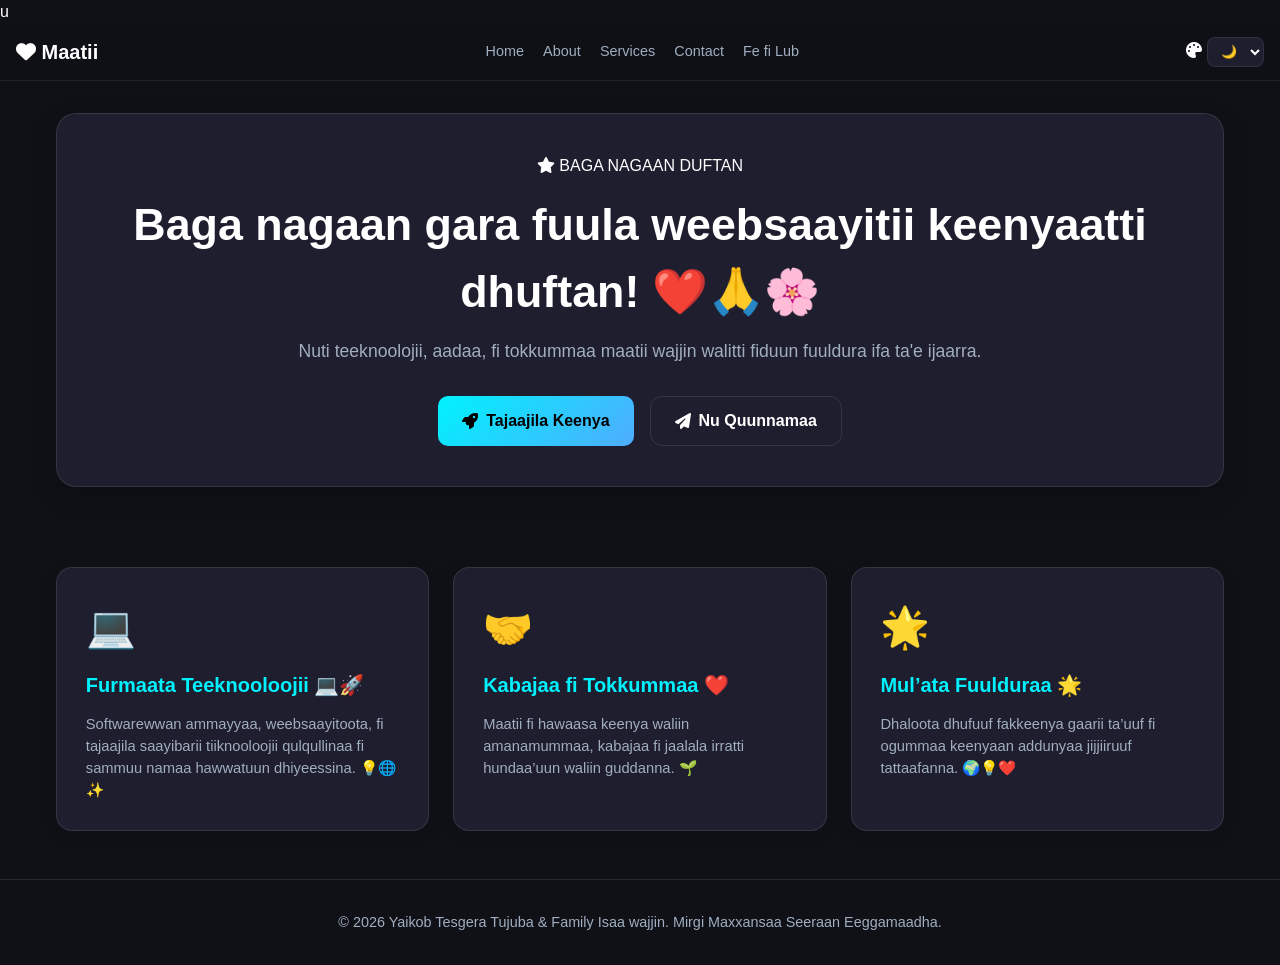
<file: index.html>
u<!DOCTYPE html>
<html lang="om" data-theme="dark">
<head>
    <meta charset="UTF-8">
    <meta name="viewport" content="width=device-width, initial-scale=1.0, viewport-fit=cover">
    <meta name="description" content="Maatii Keenya - Fuula Duraa, Teeknoolojii, fi Galmee Suuraa Maatii">
    <title>Home </title>
    <link rel="stylesheet" href="https://cdnjs.cloudflare.com/ajax/libs/font-awesome/6.4.0/css/all.min.css">
    <link rel="stylesheet" href="css/style.css">
    <link rel="stylesheet" href="css/family.css">
</head>
<body>

    <!-- Header / Dynamic Responsive Navigation -->
    <header class="header">
        <a href="index.html" class="logo" aria-label="Maatii Keenya Logo">
            <i class="fas fa-heart logo-heart" aria-hidden="true"></i> Maatii 
        </a>

        <nav class="navbar" id="navbar" aria-label="Main Navigation">
            <a href="index.html" class="active">Home</a>
            <a href="about.html">About</a>
            <a href="service.html">Services</a>
            <a href="contact.html">Contact</a>
            <a href="family.html">Fe fi Lub</a>
        </nav>

        <div class="header-actions">
            <div class="theme-select-wrapper">
                <i class="fas fa-palette theme-icon" aria-hidden="true"></i>
                <select id="theme-select" aria-label="Select Color Theme">
                    <option value="dark">🌙</option>
                    <option value="light">☀️</option>
                    <option value="other">⚡</option>
                </select>
            </div>

            <button class="menu-toggle" id="menu-toggle" aria-label="Toggle Navigation Menu">
                <i class="fas fa-bars" aria-hidden="true"></i>
            </button>
        </div>
    </header>

    <!-- Main Content Stream -->
    <main class="family-content">
        
        <!-- Hero Banner -->
        <section class="family-hero">
            <div class="container">
                <div class="family-header-card">
                    <span class="love-badge"><i class="fas fa-star" aria-hidden="true"></i> BAGA NAGAAN DUFTAN</span>
                    <h1 class="family-main-title">Baga nagaan gara fuula weebsaayitii keenyaatti dhuftan! ❤️🙏🌸</h1>
                    <p class="family-subtitle-en">Nuti teeknoolojii, aadaa, fi tokkummaa maatii wajjin walitti fiduun fuuldura ifa ta'e ijaarra.</p>
                    
                    <div style="margin-top: 1.5rem; display: flex; gap: 1rem; justify-content: center; flex-wrap: wrap;">
                        <a href="service.html" class="btn btn-primary btn-love">
                            <i class="fas fa-rocket" aria-hidden="true"></i> Tajaajila Keenya
                        </a>
                        <a href="contact.html" class="btn btn-outline" style="border: 1px solid var(--border-color, rgba(255,255,255,0.2)); color: var(--text-main, #fff); padding: 0.75rem 1.5rem; border-radius: 12px; text-decoration: none;">
                            <i class="fas fa-paper-plane" aria-hidden="true"></i> Nu Quunnamaa
                        </a>
                    </div>
                </div>
            </div>
        </section>

        <!-- Highlights Grid -->
        <section class="container family-values-section">
            <div class="values-grid">
                <div class="love-quote-card">
                    <div class="card-icon">💻</div>
                    <h3>Furmaata Teeknooloojii 💻🚀</h3>
                    <p>Softwarewwan ammayyaa, weebsaayitoota, fi tajaajila saayibarii tiiknooloojii qulqullinaa fi sammuu namaa hawwatuun dhiyeessina. 💡🌐✨</p>
                </div>

                <div class="love-quote-card">
                    <div class="card-icon">🤝</div>
                    <h3>Kabajaa fi Tokkummaa ❤️</h3>
                    <p>Maatii fi hawaasa keenya waliin amanamummaa, kabajaa fi jaalala irratti hundaa’uun waliin guddanna. 🌱</p>
                </div>

                <div class="love-quote-card">
                    <div class="card-icon">🌟</div>
                    <h3>Mul’ata Fuulduraa 🌟</h3>
                    <p>Dhaloota dhufuuf fakkeenya gaarii ta’uuf fi ogummaa keenyaan addunyaa jijjiiruuf tattaafanna. 🌍💡❤️</p>
                </div>
            </div>
        
    </main>


    <!-- Scroll-to-Top Button -->
    <button id="scrollTopBtn" class="scroll-top-btn" aria-label="Scroll to top">
        <i class="fas fa-arrow-up" aria-hidden="true"></i>
    </button>

    <!-- Footer -->
    <footer class="footer">
        <p>&copy; <span id="jabaa-year"></span> Yaikob Tesgera Tujuba & Family Isaa wajjin. Mirgi Maxxansaa Seeraan Eeggamaadha.</p>
    </footer>

    <script src="js/family.js"></script>
</body>
</html>
</file>
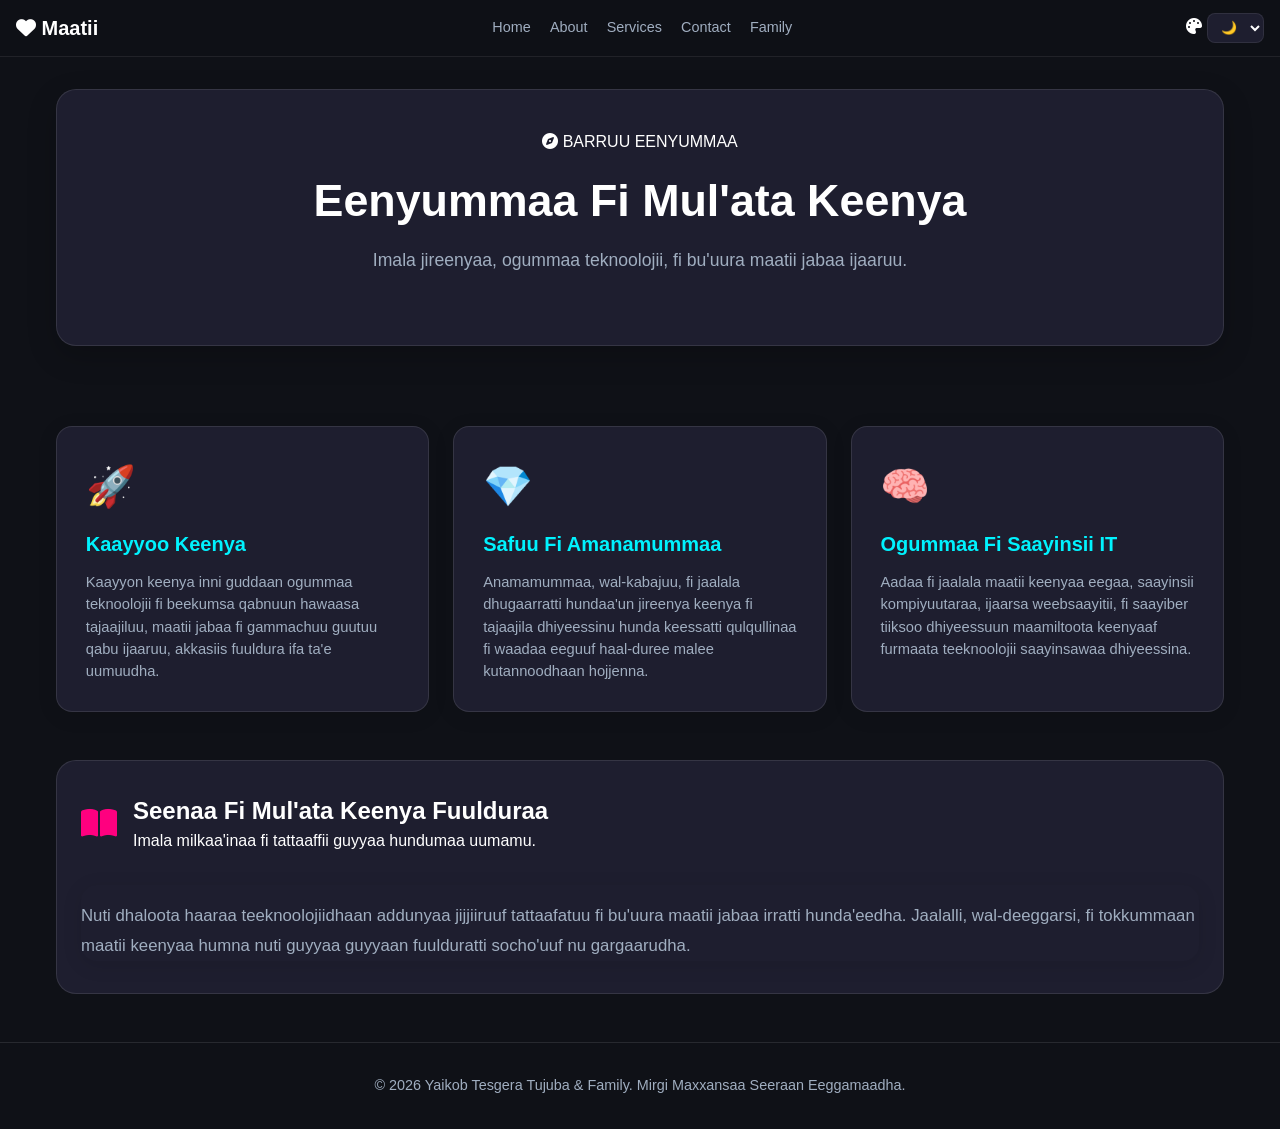
<file: about.html>
<!DOCTYPE html>
<html lang="om" data-theme="dark">
<head>
    <meta charset="UTF-8">
    <meta name="viewport" content="width=device-width, initial-scale=1.0, viewport-fit=cover">
    <meta name="description" content="Eenyummaa Fi Mul'ata Keenya • About Us & Our Vision">
    <title>About Us</title>
    <link rel="stylesheet" href="https://cdnjs.cloudflare.com/ajax/libs/font-awesome/6.4.0/css/all.min.css">
    <link rel="stylesheet" href="css/style.css">
    <link rel="stylesheet" href="css/family.css">
</head>
<body>

    <!-- Header / Navigation -->
    <header class="header">
        <a href="index.html" class="logo" aria-label="Maatii Keenya Logo">
            <i class="fas fa-heart logo-heart" aria-hidden="true"></i> Maatii
        </a>

        <nav class="navbar" id="navbar" aria-label="Main Navigation">
            <a href="index.html">Home</a>
            <a href="about.html" class="active">About</a>
            <a href="service.html">Services</a>
            <a href="contact.html">Contact</a>
            <a href="family.html">Family</a>
        </nav>

        <div class="header-actions">
            <div class="theme-select-wrapper">
                <i class="fas fa-palette theme-icon" aria-hidden="true"></i>
                <select id="theme-select" aria-label="Select Theme">
                    <option value="dark">🌙</option>
                    <option value="light">☀️</option>
                    <option value="other">⚡</option>
                </select>
            </div>

            <button class="menu-toggle" id="menu-toggle" aria-label="Toggle navigation menu">
                <i class="fas fa-bars" aria-hidden="true"></i>
            </button>
        </div>
    </header>

    <!-- Main Content -->
    <main class="family-content">
        
        <!-- Hero Header -->
        <section class="family-hero">
            <div class="container">
                <div class="family-header-card">
                    <span class="love-badge"><i class="fas fa-compass" aria-hidden="true"></i> BARRUU EENYUMMAA</span>
                    <h1 class="family-main-title">Eenyummaa Fi Mul'ata Keenya</h1>
                    <p class="family-subtitle-en">Imala jireenyaa, ogummaa teknoolojii, fi bu'uura maatii jabaa ijaaruu.</p>
                </div>
            </div>
        </section>

        <!-- Values & Mission Section -->
        <section class="container family-values-section">
            <div class="values-grid">
                
                <div class="love-quote-card">
                    <div class="card-icon">🚀</div>
                    <h3>Kaayyoo Keenya</h3>
                    <p>
                        Kaayyon keenya inni guddaan ogummaa teknoolojii fi beekumsa qabnuun hawaasa tajaajiluu, maatii jabaa fi gammachuu guutuu qabu ijaaruu, akkasiis fuuldura ifa ta'e uumuudha.
                    </p>
                </div>

                <div class="love-quote-card">
                    <div class="card-icon">💎</div>
                    <h3>Safuu Fi Amanamummaa</h3>
                    <p>
                        Anamamummaa, wal-kabajuu, fi jaalala dhugaarratti hundaa'un jireenya keenya fi tajaajila dhiyeessinu hunda keessatti qulqullinaa fi waadaa eeguuf haal-duree malee kutannoodhaan hojjenna.
                    </p>
                </div>

                <div class="love-quote-card">
                    <div class="card-icon">🧠</div>
                    <h3>Ogummaa Fi Saayinsii IT</h3>
                    <p>
                        Aadaa fi jaalala maatii keenyaa eegaa, saayinsii kompiyuutaraa, ijaarsa weebsaayitii, fi saayiber tiiksoo dhiyeessuun maamiltoota keenyaaf furmaata teeknoolojii saayinsawaa dhiyeessina.
                    </p>
                </div>

            </div>
        </section>

        <!-- Story & Vision Section -->
        <section class="container future-children-section">
            <div class="future-children-card">
                <div class="children-header">
                    <i class="fas fa-book-open children-icon" aria-hidden="true"></i>
                    <div>
                        <h2>Seenaa Fi Mul'ata Keenya Fuulduraa</h2>
                        <p>Imala milkaa'inaa fi tattaaffii guyyaa hundumaa uumamu.</p>
                    </div>
                </div>
                <div class="love-quote-card" style="border: none; background: transparent; padding: 1rem 0 0 0;">
                    <p style="font-size: 1.05rem; line-height: 1.8;">
                        Nuti dhaloota haaraa teeknoolojiidhaan addunyaa jijjiiruuf tattaafatuu fi bu'uura maatii jabaa irratti hunda'eedha. Jaalalli, wal-deeggarsi, fi tokkummaan maatii keenyaa humna nuti guyyaa guyyaan fuulduratti socho'uuf nu gargaarudha.
                    </p>
                </div>
            </div>
        </section>

    </main>

    <!-- Scroll to Top Button -->
    <button id="scrollTopBtn" class="scroll-top-btn" aria-label="Scroll to top">
        <i class="fas fa-arrow-up" aria-hidden="true"></i>
    </button>

    <!-- Footer -->
    <footer class="footer">
        <p>&copy; <span id="jabaa-year"></span> Yaikob Tesgera Tujuba & Family. Mirgi Maxxansaa Seeraan Eeggamaadha.</p>
    </footer>

    <script src="js/family.js"></script>
</body>
</html>
</file>
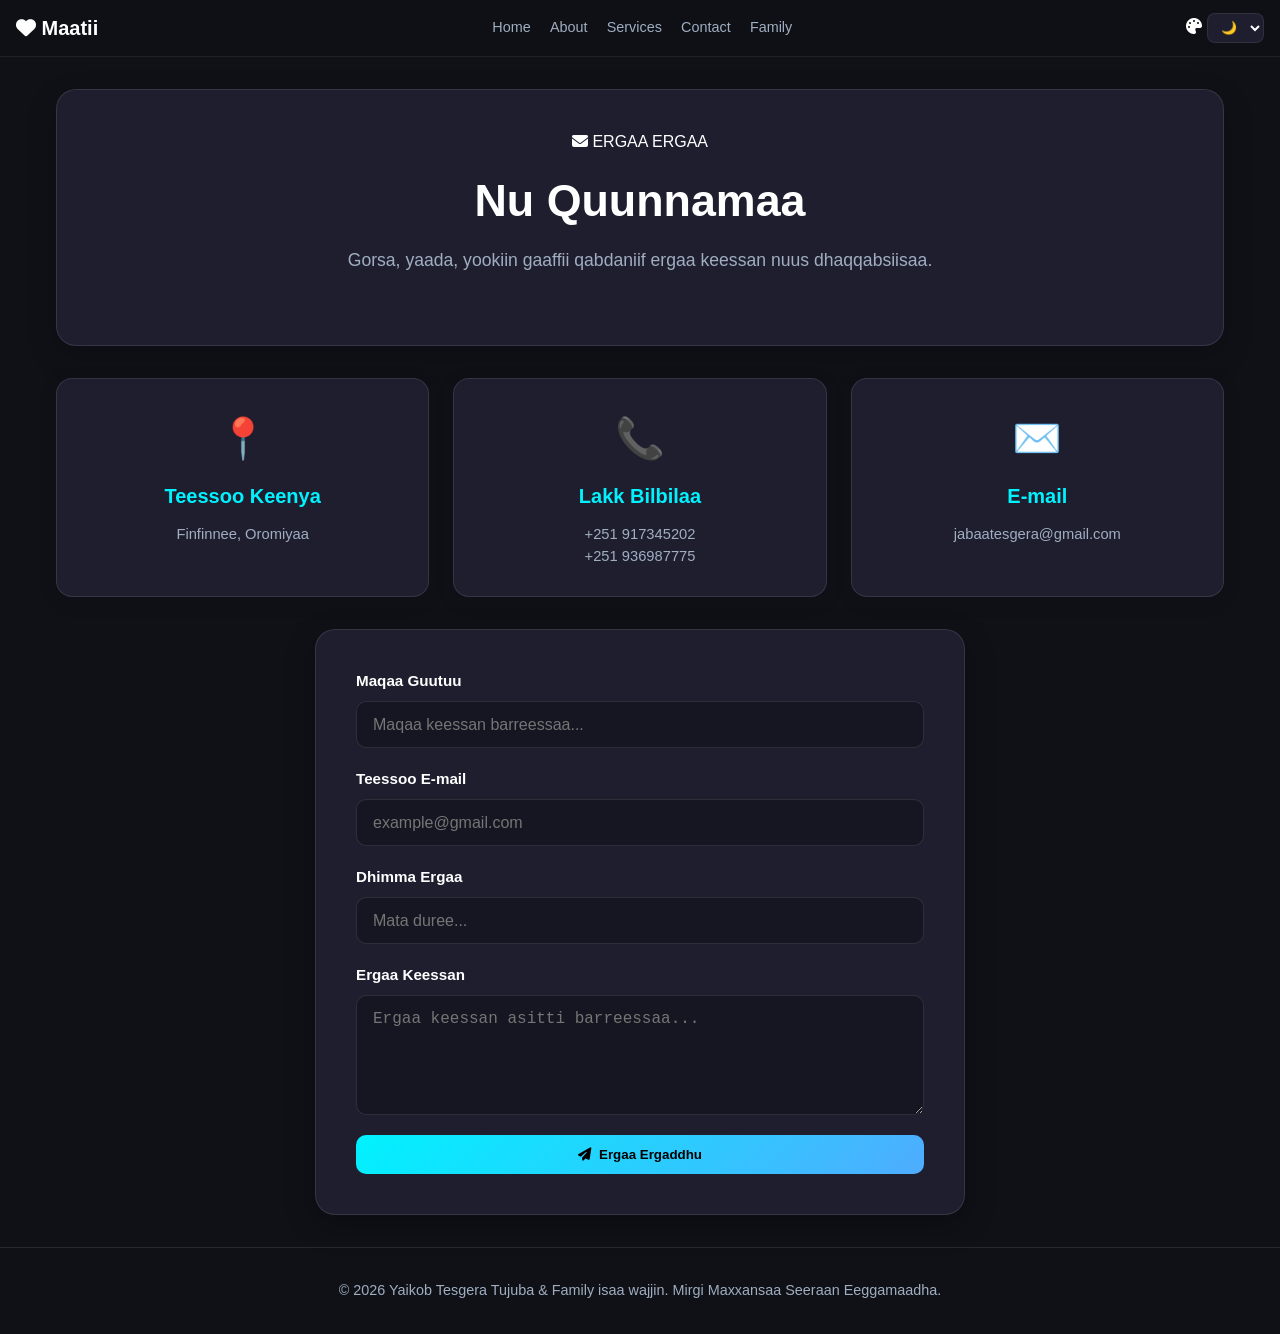
<file: contact.html>
<!DOCTYPE html>
<html lang="om" data-theme="dark">
<head>
    <meta charset="UTF-8">
    <meta name="viewport" content="width=device-width, initial-scale=1.0, viewport-fit=cover">
    <meta name="description" content="Contact Us • Nu Quunnamaa - Maatii Keenya">
    <title>Contact • Nu Quunnamaa</title>
    <link rel="stylesheet" href="https://cdnjs.cloudflare.com/ajax/libs/font-awesome/6.4.0/css/all.min.css">
    <link rel="stylesheet" href="css/style.css">
    <link rel="stylesheet" href="css/family.css">
    <style>
        .contact-form-card {
            background: var(--bg-card, #1e1e2f);
            border: 1px solid var(--border-color, rgba(255, 255, 255, 0.1));
            border-radius: 20px;
            padding: clamp(1.5rem, 4vw, 2.5rem);
            max-width: 650px;
            margin: 2rem auto;
            box-shadow: 0 10px 30px rgba(0, 0, 0, 0.3);
        }

        .form-group {
            margin-bottom: 1.25rem;
            display: flex;
            flex-direction: column;
            gap: 0.5rem;
        }

        .form-group label {
            font-weight: 600;
            color: var(--text-main, #fff);
            font-size: 0.95rem;
        }

        .form-input {
            width: 100%;
            padding: 0.85rem 1rem;
            border-radius: 10px;
            border: 1px solid var(--border-color, rgba(255, 255, 255, 0.2));
            background: rgba(0, 0, 0, 0.25);
            color: #fff;
            font-size: 1rem;
            outline: none;
            transition: all 0.2s ease;
        }

        .form-input:focus {
            border-color: var(--color-accent, #00f2fe);
            box-shadow: 0 0 10px rgba(0, 242, 254, 0.3);
        }

        textarea.form-input {
            resize: vertical;
            min-height: 120px;
        }
    </style>
</head>
<body>

    <!-- Header / Navigation -->
    <header class="header">
        <a href="index.html" class="logo" aria-label="Maatii Keenya Logo">
            <i class="fas fa-heart logo-heart" aria-hidden="true"></i> Maatii
        </a>

        <nav class="navbar" id="navbar" aria-label="Main Navigation">
            <a href="index.html">Home</a>
            <a href="about.html">About</a>
            <a href="service.html">Services</a>
            <a href="contact.html" class="active">Contact</a>
            <a href="family.html">Family</a>
        </nav>

        <div class="header-actions">
            <div class="theme-select-wrapper">
                <i class="fas fa-palette theme-icon" aria-hidden="true"></i>
                <select id="theme-select" aria-label="Select Theme">
                    <option value="dark">🌙</option>
                    <option value="light">☀️</option>
                    <option value="other">⚡</option>
                </select>
            </div>

            <button class="menu-toggle" id="menu-toggle" aria-label="Toggle navigation menu">
                <i class="fas fa-bars" aria-hidden="true"></i>
            </button>
        </div>
    </header>

    <!-- Main Content -->
    <main class="family-content">
        
        <!-- Hero Section -->
        <section class="family-hero">
            <div class="container">
                <div class="family-header-card">
                    <span class="love-badge"><i class="fas fa-envelope" aria-hidden="true"></i> ERGAA ERGAA</span>
                    <h1 class="family-main-title">Nu Quunnamaa</h1>
                    <p class="family-subtitle-en">Gorsa, yaada, yookiin gaaffii qabdaniif ergaa keessan nuus dhaqqabsiisaa.</p>
                </div>
            </div>
        </section>

        <!-- Contact Cards & Form -->
        <section class="container">
            <div class="values-grid">
                <div class="love-quote-card" style="text-align: center;">
                    <div class="card-icon">📍</div>
                    <h3>Teessoo Keenya</h3>
                    <p>Finfinnee, Oromiyaa</p>
                </div>

                <div class="love-quote-card" style="text-align: center;">
                    <div class="card-icon">📞</div>
                    <h3>Lakk Bilbilaa</h3>
                    <p>+251 917345202</p>
                    <p>+251 936987775</p>
                </div>

                <div class="love-quote-card" style="text-align: center;">
                    <div class="card-icon">✉️</div>
                    <h3>E-mail</h3>
                    <p>jabaatesgera@gmail.com</p>
                </div>
            </div>

            <!-- Contact Form -->
            <div class="contact-form-card">
                <form id="contactForm" onsubmit="event.preventDefault(); alert('Ergaan keessan milkaa’inaan ergameera! Galatoomaa.'); this.reset();">
                    <div class="form-group">
                        <label for="fullName">Maqaa Guutuu</label>
                        <input type="text" id="fullName" class="form-input" placeholder="Maqaa keessan barreessaa..." autocomplete="name" required>
                    </div>

                    <div class="form-group">
                        <label for="emailAddr">Teessoo E-mail</label>
                        <input type="email" id="emailAddr" class="form-input" placeholder="example@gmail.com" autocomplete="email" required>
                    </div>

                    <div class="form-group">
                        <label for="subject">Dhimma Ergaa</label>
                        <input type="text" id="subject" class="form-input" placeholder="Mata duree..." required>
                    </div>

                    <div class="form-group">
                        <label for="message">Ergaa Keessan</label>
                        <textarea id="message" class="form-input" placeholder="Ergaa keessan asitti barreessaa..." required></textarea>
                    </div>

                    <button type="submit" class="btn btn-primary btn-love" style="width: 100%; justify-content: center;">
                        <i class="fas fa-paper-plane" aria-hidden="true"></i> Ergaa Ergaddhu
                    </button>
                </form>
            </div>
        </section>
    </main>

    <!-- Scroll to Top Button -->
    <button id="scrollTopBtn" class="scroll-top-btn" aria-label="Scroll to top">
        <i class="fas fa-arrow-up" aria-hidden="true"></i>
    </button>

    <!-- Footer -->
    <footer class="footer">
        <p>&copy; <span id="jabaa-year"></span> Yaikob Tesgera Tujuba & Family isaa wajjin. Mirgi Maxxansaa Seeraan Eeggamaadha.</p>
    </footer>

    <script src="js/family.js"></script>
</body>
</html>
</file>
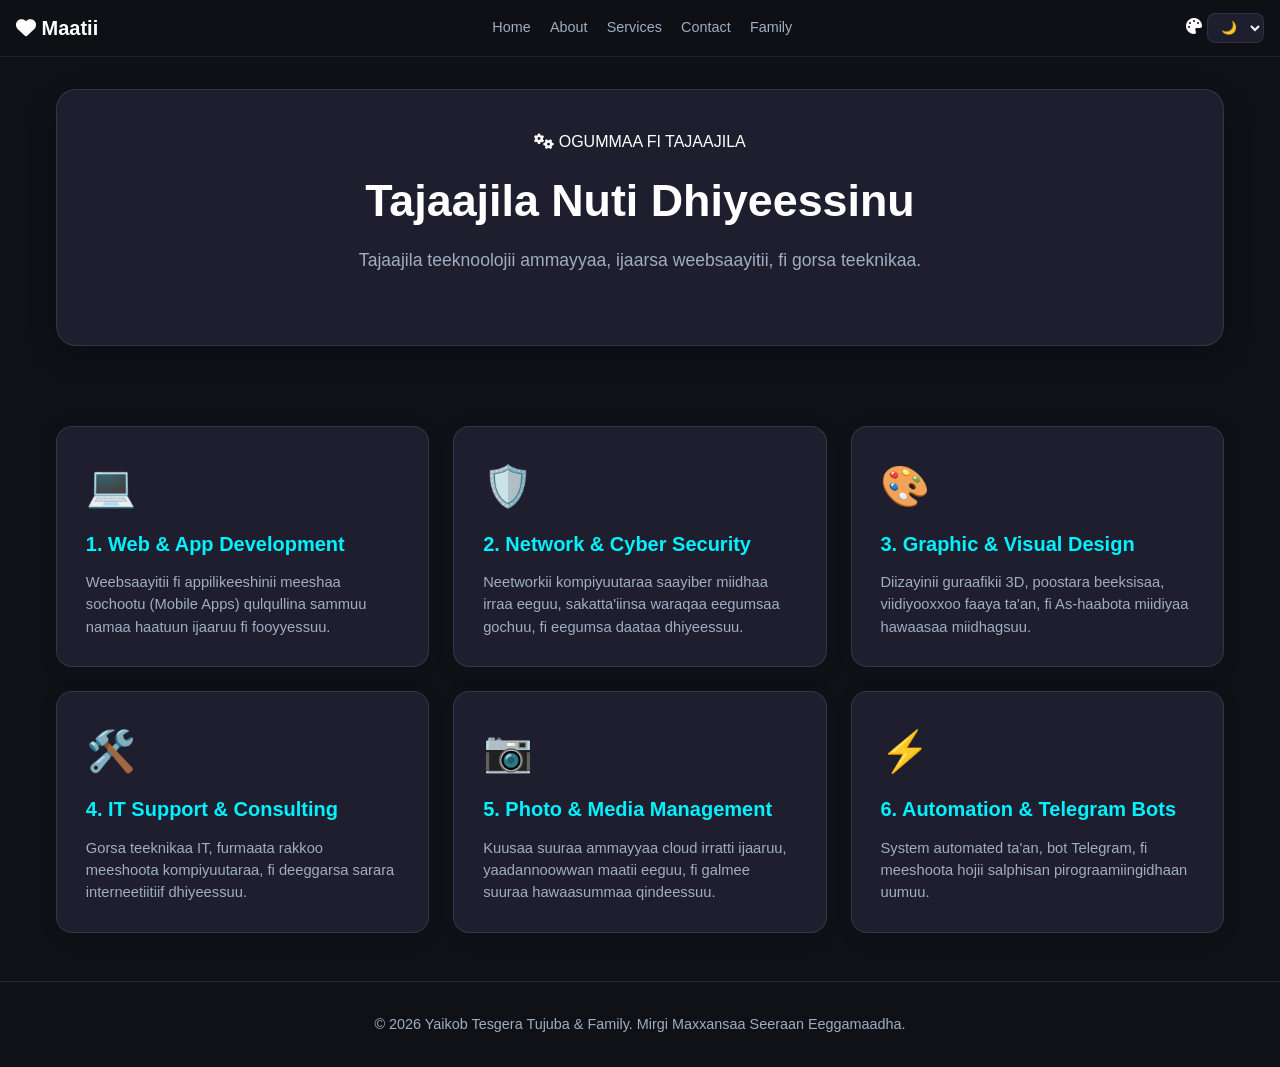
<file: service.html>
<!DOCTYPE html>
<html lang="om" data-theme="dark">
<head>
    <meta charset="UTF-8">
    <meta name="viewport" content="width=device-width, initial-scale=1.0, viewport-fit=cover">
    <meta name="description" content="Services • Tajaajila Keenya - Web, Security, Graphic Design & IT Support">
    <title>Services</title>
    <link rel="stylesheet" href="https://cdnjs.cloudflare.com/ajax/libs/font-awesome/6.4.0/css/all.min.css">
    <link rel="stylesheet" href="css/style.css">
    <link rel="stylesheet" href="css/family.css">
</head>
<body>

    <!-- Header / Navigation -->
    <header class="header">
        <a href="index.html" class="logo" aria-label="Maatii Keenya Logo">
            <i class="fas fa-heart logo-heart" aria-hidden="true"></i> Maatii 
        </a>

        <nav class="navbar" id="navbar" aria-label="Main Navigation">
            <a href="index.html">Home</a>
            <a href="about.html">About</a>
            <a href="service.html" class="active">Services</a>
            <a href="contact.html">Contact</a>
            <a href="family.html">Family</a>
        </nav>

        <div class="header-actions">
            <div class="theme-select-wrapper">
                <i class="fas fa-palette theme-icon" aria-hidden="true"></i>
                <select id="theme-select" aria-label="Select Theme">
                    <option value="dark">🌙 </option>
                    <option value="light">☀️</option>
                    <option value="other">⚡</option>
                </select>
            </div>

            <button class="menu-toggle" id="menu-toggle" aria-label="Toggle navigation menu">
                <i class="fas fa-bars" aria-hidden="true"></i>
            </button>
        </div>
    </header>

    <!-- Main Content -->
    <main class="family-content">
        
        <!-- Hero Section -->
        <section class="family-hero">
            <div class="container">
                <div class="family-header-card">
                    <span class="love-badge"><i class="fas fa-cogs" aria-hidden="true"></i> OGUMMAA FI TAJAAJILA</span>
                    <h1 class="family-main-title">Tajaajila Nuti Dhiyeessinu</h1>
                    <p class="family-subtitle-en">Tajaajila teeknoolojii ammayyaa, ijaarsa weebsaayitii, fi gorsa teeknikaa.</p>
                </div>
            </div>
        </section>

        <!-- Services Grid Section -->
        <section class="container family-values-section">
            <div class="values-grid">
                
                <div class="love-quote-card">
                    <div class="card-icon">💻</div>
                    <h3>1. Web & App Development</h3>
                    <p>
                        Weebsaayitii fi appilikeeshinii meeshaa sochootu (Mobile Apps) qulqullina sammuu namaa haatuun ijaaruu fi fooyyessuu.
                    </p>
                </div>

                <div class="love-quote-card">
                    <div class="card-icon">🛡️</div>
                    <h3>2. Network & Cyber Security</h3>
                    <p>
                        Neetworkii kompiyuutaraa saayiber miidhaa irraa eeguu, sakatta'iinsa waraqaa eegumsaa gochuu, fi eegumsa daataa dhiyeessuu.
                    </p>
                </div>

                <div class="love-quote-card">
                    <div class="card-icon">🎨</div>
                    <h3>3. Graphic & Visual Design</h3>
                    <p>
                        Diizayinii guraafikii 3D, poostara beeksisaa, viidiyooxxoo faaya ta'an, fi As-haabota miidiyaa hawaasaa miidhagsuu.
                    </p>
                </div>

                <div class="love-quote-card">
                    <div class="card-icon">🛠️</div>
                    <h3>4. IT Support & Consulting</h3>
                    <p>
                        Gorsa teeknikaa IT, furmaata rakkoo meeshoota kompiyuutaraa, fi deeggarsa sarara interneetiitiif dhiyeessuu.
                    </p>
                </div>

                <div class="love-quote-card">
                    <div class="card-icon">📷</div>
                    <h3>5. Photo & Media Management</h3>
                    <p>
                        Kuusaa suuraa ammayyaa cloud irratti ijaaruu, yaadannoowwan maatii eeguu, fi galmee suuraa hawaasummaa qindeessuu.
                    </p>
                </div>

                <div class="love-quote-card">
                    <div class="card-icon">⚡</div>
                    <h3>6. Automation & Telegram Bots</h3>
                    <p>
                        System automated ta'an, bot Telegram, fi meeshoota hojii salphisan pirograamiingidhaan uumuu.
                    </p>
                </div>

            </div>
        </section>

    </main>

    <!-- Scroll to Top Button -->
    <button id="scrollTopBtn" class="scroll-top-btn" aria-label="Scroll to top">
        <i class="fas fa-arrow-up" aria-hidden="true"></i>
    </button>

    <!-- Footer -->
    <footer class="footer">
        <p>&copy; <span id="jabaa-year"></span> Yaikob Tesgera Tujuba & Family. Mirgi Maxxansaa Seeraan Eeggamaadha.</p>
    </footer>

    <script src="js/family.js"></script>
</body>
</html>
</file>
<file: css/family.css>
/* ==========================================================================
   THEME VARIABLES & CORE SETUP
   ========================================================================== */
:root, [data-theme="dark"] {
    --bg-body: #0b0f19;
    --bg-card: #1e1e2f;
    --border-color: rgba(255, 255, 255, 0.1);
    --text-main: #ffffff;
    --text-muted: #a0aec0;
    --color-accent: #00f2fe;
    --color-pink: #ff007f;
}

[data-theme="light"] {
    --bg-body: #f8fafc;
    --bg-card: #ffffff;
    --border-color: rgba(0, 0, 0, 0.08);
    --text-main: #1a202c;
    --text-muted: #64748b;
    --color-accent: #0072ff;
    --color-pink: #e60067;
}

/* Main Container Constraints */
.container {
    width: 100%;
    max-width: 1200px;
    margin: 0 auto;
    padding: 0 1rem;
}

/* ==========================================================================
   HERO & HEADER STYLES
   ========================================================================== */
.family-hero {
    padding: 2rem 0;
}

.family-header-card {
    background: var(--bg-card);
    border: 1px solid var(--border-color);
    border-radius: 20px;
    padding: 2.5rem 1.5rem;
    text-align: center;
    box-shadow: 0 10px 30px rgba(0, 0, 0, 0.2);
    backdrop-filter: blur(10px);
}

.family-main-title {
    font-size: clamp(1.8rem, 4vw, 2.8rem);
    margin: 0.8rem 0;
    font-weight: 700;
    color: var(--text-main);
}

.family-subtitle-en {
    font-size: clamp(0.9rem, 2vw, 1.1rem);
    color: var(--text-muted);
    margin-bottom: 2rem;
}

/* Couples Info Grid */
.family-couples-info {
    display: flex;
    flex-direction: column;
    align-items: center;
    justify-content: center;
    gap: 1.5rem;
    margin-top: 2rem;
}

@media (min-width: 768px) {
    .family-couples-info {
        flex-direction: row;
        gap: 2rem;
    }
}

/* Circular Profile Photo Cards */
.profile-card-with-photo {
    display: flex;
    flex-direction: column;
    align-items: center;
    text-align: center;
    padding: 1.5rem;
    gap: 1rem;
    width: 100%;
    max-width: 300px;
    background: rgba(255, 255, 255, 0.03);
    border-radius: 16px;
    border: 1px solid var(--border-color);
}

.profile-photo-container {
    position: relative;
    width: 130px;
    height: 130px;
    border-radius: 50%;
    overflow: hidden;
    border: 3px solid var(--color-accent);
    box-shadow: 0 0 20px rgba(0, 242, 254, 0.3);
    transition: transform 0.3s ease, box-shadow 0.3s ease;
    background-color: var(--bg-card);
}

.profile-photo-container:hover {
    transform: scale(1.05);
    box-shadow: 0 0 25px rgba(255, 0, 127, 0.5);
}

.profile-photo-container img {
    width: 100%;
    height: 100%;
    object-fit: cover;
    object-position: center;
    display: block;
}

.heart-divider-pulse {
    display: flex;
    flex-direction: column;
    align-items: center;
    gap: 0.5rem;
    color: var(--color-pink);
    font-size: 1.5rem;
    animation: heartPulse 1.8s infinite ease-in-out;
}

@keyframes heartPulse {
    0%, 100% { transform: scale(1); }
    50% { transform: scale(1.2); }
}

/* ==========================================================================
   SEARCH BAR & UTILITIES
   ========================================================================== */
.gallery-search-container {
    position: relative;
    max-width: 480px;
    margin: 1.5rem auto 0 auto;
}

.gallery-search-input, #gallerySearch {
    width: 100%;
    padding: 0.85rem 1.25rem 0.85rem 2.75rem;
    border-radius: 12px;
    background: var(--bg-card);
    border: 1px solid var(--border-color);
    color: var(--text-main);
    font-size: 0.95rem;
    outline: none;
    transition: border-color 0.2s ease, box-shadow 0.2s ease;
}

.gallery-search-input:focus, #gallerySearch:focus {
    border-color: var(--color-accent);
    box-shadow: 0 0 12px rgba(0, 242, 254, 0.25);
}

.gallery-search-container i {
    position: absolute;
    left: 1rem;
    top: 50%;
    transform: translateY(-50%);
    color: var(--text-muted);
}

/* Scroll To Top Floating Button */
.scroll-top-btn, #scrollTopBtn {
    position: fixed;
    bottom: 2rem;
    right: 2rem;
    width: 48px;
    height: 48px;
    border-radius: 50%;
    background: var(--bg-card);
    color: var(--color-accent);
    border: 1px solid var(--border-color);
    box-shadow: 0 4px 20px rgba(0, 0, 0, 0.3);
    display: none;
    align-items: center;
    justify-content: center;
    cursor: pointer;
    z-index: 1000;
    transition: transform 0.2s ease, background 0.2s ease, color 0.2s ease;
}

.scroll-top-btn:hover, #scrollTopBtn:hover {
    transform: translateY(-4px);
    background: var(--color-accent);
    color: #000;
}

/* ==========================================================================
   FAMILY VALUES & FUTURE CHILDREN
   ========================================================================== */
.family-values-section {
    margin: 3rem auto;
}

.values-grid {
    display: grid;
    grid-template-columns: 1fr;
    gap: 1.5rem;
}

@media (min-width: 640px) {
    .values-grid { grid-template-columns: repeat(2, 1fr); }
}

@media (min-width: 1024px) {
    .values-grid { grid-template-columns: repeat(3, 1fr); }
}

.love-quote-card {
    background: var(--bg-card);
    padding: 1.8rem;
    border-radius: 16px;
    border: 1px solid var(--border-color);
    box-shadow: 0 4px 20px rgba(0, 0, 0, 0.1);
    transition: transform 0.3s ease, box-shadow 0.3s ease;
}

.love-quote-card:hover {
    transform: translateY(-5px);
    box-shadow: 0 8px 30px rgba(0, 0, 0, 0.25);
}

.love-quote-card .card-icon {
    font-size: 2.5rem;
    margin-bottom: 0.8rem;
}

.love-quote-card h3 {
    color: var(--color-accent);
    margin-bottom: 0.8rem;
    font-size: 1.25rem;
}

.love-quote-card blockquote {
    font-style: italic;
    color: var(--text-main);
    margin-bottom: 1rem;
    line-height: 1.6;
}

.love-quote-card p {
    color: var(--text-muted);
    font-size: 0.92rem;
    line-height: 1.5;
}

/* Future Children Grid */
.future-children-section {
    margin: 3rem auto;
}

.future-children-card {
    background: var(--bg-card);
    padding: 2rem 1.5rem;
    border-radius: 20px;
    border: 1px solid var(--border-color);
}

.children-header {
    display: flex;
    align-items: center;
    gap: 1rem;
    margin-bottom: 2rem;
}

.children-icon {
    font-size: 2rem;
    color: var(--color-pink);
}

.children-grid {
    display: grid;
    grid-template-columns: 1fr;
    gap: 1.25rem;
}

@media (min-width: 640px) {
    .children-grid {
        grid-template-columns: repeat(auto-fit, minmax(250px, 1fr));
    }
}

.child-card {
    background: rgba(255, 255, 255, 0.03);
    padding: 1.5rem;
    border-radius: 14px;
    border: 1px dashed var(--border-color);
    text-align: center;
}

.child-avatar {
    font-size: 2rem;
    margin-bottom: 0.8rem;
    color: var(--color-accent);
}

/* Upload Section */
.upload-card {
    background: var(--bg-card);
    padding: 2rem;
    border-radius: 20px;
    border: 1px solid var(--border-color);
    display: flex;
    flex-direction: column;
    gap: 1.5rem;
    align-items: center;
    text-align: center;
}

@media (min-width: 768px) {
    .upload-card {
        flex-direction: row;
        justify-content: space-between;
        text-align: left;
    }
}

.upload-actions {
    display: flex;
    flex-wrap: wrap;
    gap: 1rem;
    justify-content: center;
}

.btn {
    display: inline-flex;
    align-items: center;
    gap: 0.5rem;
    padding: 0.75rem 1.5rem;
    border-radius: 10px;
    font-weight: 600;
    cursor: pointer;
    transition: all 0.2s ease;
    border: none;
    text-decoration: none;
}

.btn-primary {
    background: linear-gradient(135deg, #00f2fe 0%, #4facfe 100%);
    color: #000;
}

.btn-secondary {
    background: rgba(255, 255, 255, 0.1);
    color: var(--text-main);
}

.btn:hover {
    opacity: 0.9;
    transform: translateY(-2px);
}

/* ==========================================================================
   RESPONSIVE GALLERY GRID & ITEM OVERLAYS
   ========================================================================== */
.gallery-grid, #galleryGrid, #family-gallery {
    display: grid;
    grid-template-columns: repeat(auto-fill, minmax(160px, 1fr));
    gap: 1rem;
    padding: 2rem 0;
}

@media (min-width: 640px) {
    .gallery-grid, #galleryGrid, #family-gallery {
        grid-template-columns: repeat(auto-fill, minmax(220px, 1fr));
        gap: 1.25rem;
    }
}

.gallery-item {
    position: relative;
    border-radius: 12px;
    overflow: hidden;
    aspect-ratio: 1 / 1;
    background: var(--bg-card);
    box-shadow: 0 4px 12px rgba(0, 0, 0, 0.2);
    cursor: pointer;
    transition: transform 0.25s ease, box-shadow 0.25s ease;
}

.gallery-item:hover {
    transform: translateY(-4px);
    box-shadow: 0 8px 24px rgba(0, 0, 0, 0.4);
}

.gallery-item img {
    width: 100%;
    height: 100%;
    object-fit: cover;
    display: block;
    transition: transform 0.3s ease;
}

.gallery-item:hover img {
    transform: scale(1.05);
}

.gallery-overlay {
    position: absolute;
    inset: 0;
    background: rgba(0, 0, 0, 0.45);
    display: flex;
    align-items: center;
    justify-content: center;
    color: #fff;
    font-size: 1.5rem;
    opacity: 0;
    transition: opacity 0.25s ease;
    backdrop-filter: blur(2px);
}

.gallery-item:hover .gallery-overlay {
    opacity: 1;
}

/* Fallback CSS pseudo hover icon if DOM overlay is missing */
.gallery-item:not(:has(.gallery-overlay))::after {
    content: "\f00e";
    font-family: "Font Awesome 6 Free";
    font-weight: 900;
    position: absolute;
    inset: 0;
    background: rgba(0, 0, 0, 0.45);
    display: flex;
    align-items: center;
    justify-content: center;
    color: #fff;
    font-size: 1.5rem;
    opacity: 0;
    transition: opacity 0.25s ease;
}

.gallery-item:not(:has(.gallery-overlay)):hover::after {
    opacity: 1;
}

/* ==========================================================================
   LIGHTBOX & INTERACTIVE MODAL STYLES
   ========================================================================== */
.lightbox-modal, #lightbox, #lightbox-modal {
    position: fixed;
    inset: 0;
    z-index: 9999;
    display: none;
    flex-direction: column;
    opacity: 0;
    pointer-events: none;
    transition: opacity 0.3s ease;
}

.lightbox-modal.active, #lightbox.active, #lightbox-modal.active {
    display: flex !important;
    opacity: 1;
    pointer-events: auto;
}

.lightbox-backdrop {
    position: absolute;
    inset: 0;
    background: rgba(0, 0, 0, 0.92);
    backdrop-filter: blur(10px);
}

/* Lightbox Header Controls */
.lightbox-header {
    position: relative;
    z-index: 10;
    display: flex;
    justify-content: space-between;
    align-items: center;
    padding: 1rem 1.5rem;
    color: #fff;
}

.lightbox-counter, #imageCounter {
    font-size: 1rem;
    font-weight: 600;
    background: rgba(255, 255, 255, 0.12);
    padding: 0.4rem 0.9rem;
    border-radius: 20px;
}

.lightbox-actions {
    display: flex;
    align-items: center;
    gap: 0.6rem;
}

.lb-btn {
    background: rgba(255, 255, 255, 0.12);
    border: none;
    color: #fff;
    width: 42px;
    height: 42px;
    border-radius: 50%;
    display: flex;
    align-items: center;
    justify-content: center;
    cursor: pointer;
    font-size: 1.1rem;
    text-decoration: none;
    transition: background 0.2s ease, transform 0.2s ease;
}

.lb-btn:hover {
    background: rgba(255, 255, 255, 0.28);
    transform: scale(1.05);
}

.lb-btn-danger:hover {
    background: #ff0055;
}

/* Lightbox Body Stage */
.lightbox-body, #lightboxBody {
    position: relative;
    z-index: 10;
    flex: 1;
    display: flex;
    align-items: center;
    justify-content: space-between;
    overflow: hidden;
    padding: 0 1rem;
}

.lightbox-stage, #lb-stage {
    flex: 1;
    height: 100%;
    display: flex;
    align-items: center;
    justify-content: center;
    touch-action: none;
    user-select: none;
}

.lightbox-stage img, #lightboxImg, #lb-image {
    max-width: 90vw;
    max-height: 80vh;
    object-fit: contain;
    border-radius: 8px;
    box-shadow: 0 10px 40px rgba(0, 0, 0, 0.8);
    transition: transform 0.15s ease-out;
    cursor: grab;
}

.lightbox-stage img:active, #lightboxImg:active, #lb-image:active {
    cursor: grabbing;
}

/* Navigation Buttons */
.lb-nav {
    background: rgba(255, 255, 255, 0.12);
    border: none;
    color: #fff;
    width: 50px;
    height: 50px;
    border-radius: 50%;
    cursor: pointer;
    font-size: 1.4rem;
    display: flex;
    align-items: center;
    justify-content: center;
    transition: background 0.2s ease;
    z-index: 12;
}

.lb-nav:hover {
    background: rgba(255, 255, 255, 0.3);
}

@media (max-width: 640px) {
    .lb-nav {
        position: absolute;
        bottom: 1.5rem;
        width: 44px;
        height: 44px;
    }
    .lb-prev, #prevImgBtn { left: 1.5rem; }
    .lb-next, #nextImgBtn { right: 1.5rem; }
}

/* Footer Styling */
.footer {
    text-align: center;
    padding: 2rem 1rem;
    border-top: 1px solid var(--border-color);
    color: var(--text-muted);
    font-size: 0.9rem;
}
</file>
<file: css/style.css>
/* ==========================================================================
   PUBLIC FAMILY GALLERY & INTERACTIVE LIGHTBOX SYSTEM (style.css)
   ========================================================================== */

/* --------------------------------------------------------------------------
   1. DESIGN SYSTEM & THEME VARIABLES
   -------------------------------------------------------------------------- */
:root,
[data-theme="dark"] {
  --bg-primary: #0f1117;
  --bg-secondary: #161b26;
  --bg-header: rgba(15, 17, 23, 0.88);
  --bg-card: rgba(22, 27, 38, 0.75);
  --card-border: rgba(255, 255, 255, 0.08);
  --text-main: #f3f4f6;
  --text-muted: #9ca3af;
  --color-accent: #06b6d4;
  --color-accent-hover: #0284c7;
  --color-danger: #ef4444;
  --accent-gradient: linear-gradient(135deg, #06b6d4 0%, #3b82f6 50%, #8b5cf6 100%);
  --glass-blur: blur(16px);
  --radius-lg: 12px;
  --radius-md: 8px;
  --radius-sm: 4px;
  --transition-fast: all 0.2s ease;
}

[data-theme="light"] {
  --bg-primary: #f8fafc;
  --bg-secondary: #ffffff;
  --bg-header: rgba(255, 255, 255, 0.88);
  --bg-card: rgba(255, 255, 255, 0.95);
  --card-border: rgba(0, 0, 0, 0.08);
  --text-main: #0f172a;
  --text-muted: #64748b;
  --color-accent: #0284c7;
  --color-accent-hover: #0369a1;
  --color-danger: #dc2626;
  --accent-gradient: linear-gradient(135deg, #0284c7 0%, #2563eb 50%, #7c3aed 100%);
}

/* --------------------------------------------------------------------------
   2. BASE RESET & CONTAINER
   -------------------------------------------------------------------------- */
* {
  margin: 0;
  padding: 0;
  box-sizing: border-box;
  scroll-behavior: smooth;
}

body {
  background-color: var(--bg-primary);
  color: var(--text-main);
  font-family: -apple-system, BlinkMacSystemFont, "Segoe UI", Roboto, Helvetica, Arial, sans-serif;
  line-height: 1.5;
  overflow-x: hidden;
  min-height: 100vh;
  display: flex;
  flex-direction: column;
}

.container {
  width: 100%;
  max-width: 1200px;
  margin: 0 auto;
  padding: 0.8rem 0.5rem;
}

/* --------------------------------------------------------------------------
   3. HEADER, NAVBAR & CONTROLS
   -------------------------------------------------------------------------- */
.header, header {
  position: sticky;
  top: 0;
  z-index: 1000;
  display: flex;
  justify-content: space-between;
  align-items: center;
  padding: 0.8rem 1rem;
  background: var(--bg-header);
  backdrop-filter: var(--glass-blur);
  -webkit-backdrop-filter: var(--glass-blur);
  border-bottom: 1px solid var(--card-border);
}

.logo {
  font-size: 1.25rem;
  font-weight: 800;
  color: var(--text-main);
  text-decoration: none;
}

.logo span {
  background: var(--accent-gradient);
  -webkit-background-clip: text;
  -webkit-text-fill-color: transparent;
}

#navbar, .navbar {
  display: flex;
  align-items: center;
  gap: 1.2rem;
}

#navbar a, .navbar a {
  color: var(--text-muted);
  text-decoration: none;
  font-weight: 500;
  font-size: 0.9rem;
  transition: var(--transition-fast);
}

#navbar a:hover, .navbar a:hover {
  color: var(--color-accent);
}

#menu-toggle, .menu-toggle {
  display: none;
  background: transparent;
  border: none;
  color: var(--text-main);
  font-size: 1.4rem;
  cursor: pointer;
}

#theme-select {
  background: var(--bg-card);
  border: 1px solid var(--card-border);
  color: var(--text-main);
  padding: 0.35rem 0.6rem;
  border-radius: var(--radius-md);
  font-size: 0.8rem;
  cursor: pointer;
  outline: none;
}

.controls-section {
  display: flex;
  flex-wrap: wrap;
  gap: 0.8rem;
  align-items: center;
  justify-content: space-between;
  padding: 0.5rem;
  margin-bottom: 0.5rem;
}

#gallerySearch {
  background: var(--bg-card);
  border: 1px solid var(--card-border);
  color: var(--text-main);
  padding: 0.55rem 1rem;
  border-radius: 20px;
  width: 100%;
  max-width: 280px;
  outline: none;
  font-size: 0.85rem;
}

.counter-badge {
  background: var(--bg-card);
  border: 1px solid var(--card-border);
  padding: 0.35rem 0.75rem;
  border-radius: 20px;
  font-size: 0.8rem;
  color: var(--text-muted);
}

#photo-count {
  color: var(--color-accent);
  font-weight: 700;
}

#image-input, #imageUploadInput, #camera-input {
  display: none;
}

.upload-btn-label {
  display: inline-flex;
  align-items: center;
  gap: 0.4rem;
  background: var(--accent-gradient);
  color: #ffffff;
  padding: 0.5rem 0.9rem;
  border-radius: 20px;
  cursor: pointer;
  font-weight: 600;
  font-size: 0.82rem;
}

/* --------------------------------------------------------------------------
   4. DEVICE-LIKE 4-COLUMN PHONE GALLERY GRID
   -------------------------------------------------------------------------- */
#galleryGrid,
#family-gallery {
  display: grid !important;
  grid-template-columns: repeat(4, 1fr) !important; /* Strict 4 columns matching device view */
  gap: 4px !important;                               /* Tight gap between tiles */
  padding: 4px !important;
  width: 100% !important;
  box-sizing: border-box !important;
}

.gallery-item {
  position: relative !important;
  aspect-ratio: 3 / 4 !important;                    /* Vertical phone gallery aspect ratio */
  width: 100% !important;
  height: auto !important;
  border-radius: var(--radius-sm) !important;
  overflow: hidden !important;
  background-color: #1a1a1a !important;
  cursor: pointer;
  touch-action: manipulation;
  user-select: none;
}

.gallery-item img {
  width: 100% !important;
  height: 100% !important;
  object-fit: cover !important;
  display: block !important;
}

.gallery-filename-overlay {
  position: absolute !important;
  bottom: 0 !important;
  left: 0 !important;
  right: 0 !important;
  background: rgba(0, 0, 0, 0.55) !important;
  color: #ffffff !important;
  font-size: 0.68rem !important;
  font-family: -apple-system, BlinkMacSystemFont, "Segoe UI", Roboto, sans-serif !important;
  padding: 3px 2px !important;
  text-align: center !important;
  white-space: nowrap !important;
  overflow: hidden !important;
  text-overflow: ellipsis !important;
  letter-spacing: -0.2px !important;
  backdrop-filter: blur(3px) !important;
  -webkit-backdrop-filter: blur(3px) !important;
  z-index: 2;
}

/* --------------------------------------------------------------------------
   5. FULLSCREEN INTERACTIVE LIGHTBOX SYSTEM
   -------------------------------------------------------------------------- */
#lightbox,
#lightbox-modal {
  position: fixed;
  inset: 0;
  z-index: 9999;
  display: none;
  flex-direction: column;
  background-color: #000000;
  user-select: none;
}

#lightbox.active,
#lightbox-modal.active {
  display: flex !important;
}

.lightbox-top-bar {
  display: flex;
  justify-content: space-between;
  align-items: center;
  padding: 0.8rem 1rem;
  color: #ffffff;
  z-index: 10;
  background: linear-gradient(to bottom, rgba(0, 0, 0, 0.85), transparent);
}

.lightbox-counter {
  font-size: 0.85rem;
  color: rgba(255, 255, 255, 0.85);
  font-weight: 500;
}

.lightbox-action-group {
  display: flex;
  align-items: center;
  gap: 0.5rem;
}

.lb-btn {
  background: rgba(255, 255, 255, 0.18);
  border: none;
  color: #ffffff;
  width: 36px;
  height: 36px;
  border-radius: 50%;
  display: flex;
  align-items: center;
  justify-content: center;
  cursor: pointer;
  font-size: 0.95rem;
  transition: var(--transition-fast);
}

.lb-btn:active, .lb-btn:hover {
  background: rgba(255, 255, 255, 0.35);
}

#lightboxBody,
#lb-stage {
  flex: 1;
  position: relative;
  display: flex;
  align-items: center;
  justify-content: center;
  overflow: hidden;
}

#lightboxImg,
#lb-image {
  max-width: 100vw;
  max-height: 85vh;
  object-fit: contain;
  transition: transform 0.1s ease-out;
  will-change: transform;
}

.lb-nav-btn {
  position: absolute;
  top: 50%;
  transform: translateY(-50%);
  background: rgba(0, 0, 0, 0.45);
  border: 1px solid rgba(255, 255, 255, 0.15);
  color: #ffffff;
  width: 42px;
  height: 42px;
  border-radius: 50%;
  display: flex;
  align-items: center;
  justify-content: center;
  cursor: pointer;
  z-index: 20;
}

#prevImgBtn, #lb-prev { left: 0.6rem; }
#nextImgBtn, #lb-next { right: 0.6rem; }

/* --------------------------------------------------------------------------
   6. UTILITIES, FOOTER & RESPONSIVE DESIGN
   -------------------------------------------------------------------------- */
#scrollTopBtn {
  position: fixed;
  bottom: 1.5rem;
  right: 1.5rem;
  width: 42px;
  height: 42px;
  border-radius: 50%;
  background: var(--accent-gradient);
  color: #ffffff;
  border: none;
  cursor: pointer;
  display: none;
  align-items: center;
  justify-content: center;
  z-index: 999;
  box-shadow: 0 4px 12px rgba(0, 0, 0, 0.3);
}

footer, .footer {
  margin-top: auto;
  padding: 1.5rem 1rem;
  text-align: center;
  border-top: 1px solid var(--card-border);
  color: var(--text-muted);
  font-size: 0.8rem;
}

@media (max-width: 768px) {
  #menu-toggle, .menu-toggle {
    display: flex !important;
  }

  #navbar, .navbar {
    display: none;
    position: absolute;
    top: 100%;
    left: 0;
    width: 100%;
    background: var(--bg-header);
    backdrop-filter: var(--glass-blur);
    -webkit-backdrop-filter: var(--glass-blur);
    border-bottom: 1px solid var(--card-border);
    flex-direction: column;
    padding: 1rem;
    gap: 1rem;
  }

  #navbar.active, .navbar.active {
    display: flex !important;
  }
}
</file>
